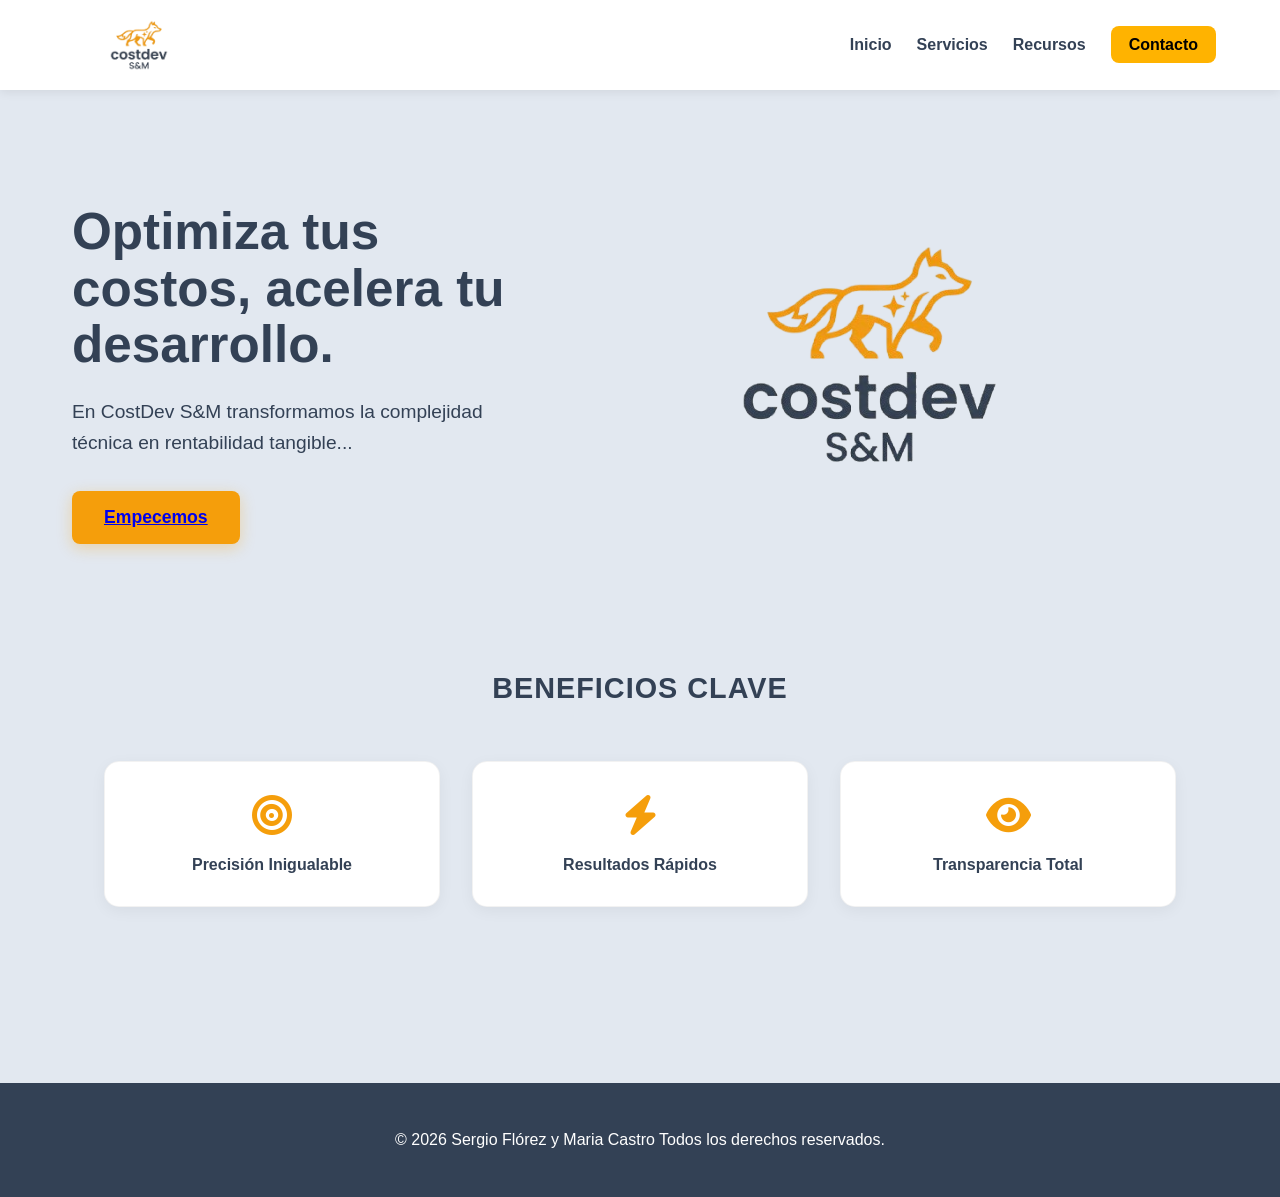
<file: index.html>
<!DOCTYPE html>
<html lang="en">
<head>
    <meta charset="UTF-8">
    <meta name="viewport" content="width=device-width, initial-scale=1.0">
    <link rel="stylesheet" href="estilos/estilo.css">
    <link rel="stylesheet" href="estilos/footer.css">
    <link rel="stylesheet" href="estilos/header.css">
    <link rel="stylesheet" href="estilos/home-main.css">
    <link rel="stylesheet" href="estilos/reponsive-media/index-responsive.css">
    <link rel="stylesheet" href="https://cdnjs.cloudflare.com/ajax/libs/font-awesome/6.5.1/css/all.min.css">
    <title>Codedev S&M</title>
</head>
<body>
    <header class="header">
       <div class="logo">
        <img src="img/logo_page-removebg.png">
       </div>
      <div class="bar-icono">
          <input type="checkbox" id="menu-toggle">
          <label for="menu-toggle" class="hamburger-button"><i class="fa-solid fa-bars"></i></label>
                <nav class="menu-content">
                    <ul>
                    <li><a href="#">Inicio</a></li>
                    <li><a href="#">Servicios</a></li>
                    <li><a href="#">Recursos</a></li>
                    <li><a href="#">Contacto</a></li>
                    </ul>
                </nav>
      </div>
    <nav class="desktop-menu">
        <ul>
            <li><a href="#">Inicio</a></li>
            <li><a href="#">Servicios</a></li>
            <li><a href="#">Recursos</a></li>
            <li><a href="#" class="contact-btn">Contacto</a></li>
        </ul>
    </nav>
    </header>






<main class="main">
    <div class="container-flex">
    <div class="main-rigth">
         <div class="main-grid">
        <div class="principal">
            <h1 class="main-title">Optimiza tus costos, acelera tu desarrollo.</h1>
            <p class="main-description">En CostDev S&M transformamos la complejidad técnica en rentabilidad tangible...</p>
            <button class="btn-primary"><a href="platform.html">Empecemos</a></button>
        </div>
        <div class="imagen">
            <img src="img/logo_page-removebg.png" alt="">
        </div>
        </div>
    </div>
    </div>

    <div class="main-left">
    <h2 class="benefits-title">Beneficios Clave</h2>
    <div class="cards-container">
        <div class="card">
            <div class="card-icon"><i class="fa-solid fa-bullseye"></i></div>
            <p>Precisión Inigualable</p>
        </div>

        <div class="card">
            <div class="card-icon"><i class="fa-solid fa-bolt"></i></div>
            <p>Resultados Rápidos</p>
        </div>

        <div class="card">
            <div class="card-icon"><i class="fa-solid fa-eye"></i></div>
            <p>Transparencia Total</p>
        </div>
    </div>

    </div>
</main>








    <footer class="footer">
     <div class="copyright">
           <p>© 2026 Sergio Flórez y Maria Castro Todos los derechos reservados.</p>
     </div>
     <div class="nav-footer">
                <nav class="menu-content-footer">
                    <ul>
                    <li><a href="#">Inicio</a></li>
                    <li><a href="#">Servicios</a></li>
                    <li><a href="#">Recursos</a></li>
                    <li><a href="#">Contacto</a></li>
                    </ul>
                </nav>
     </div>
    </footer>

</div>

    
</body>
</html>
</file>
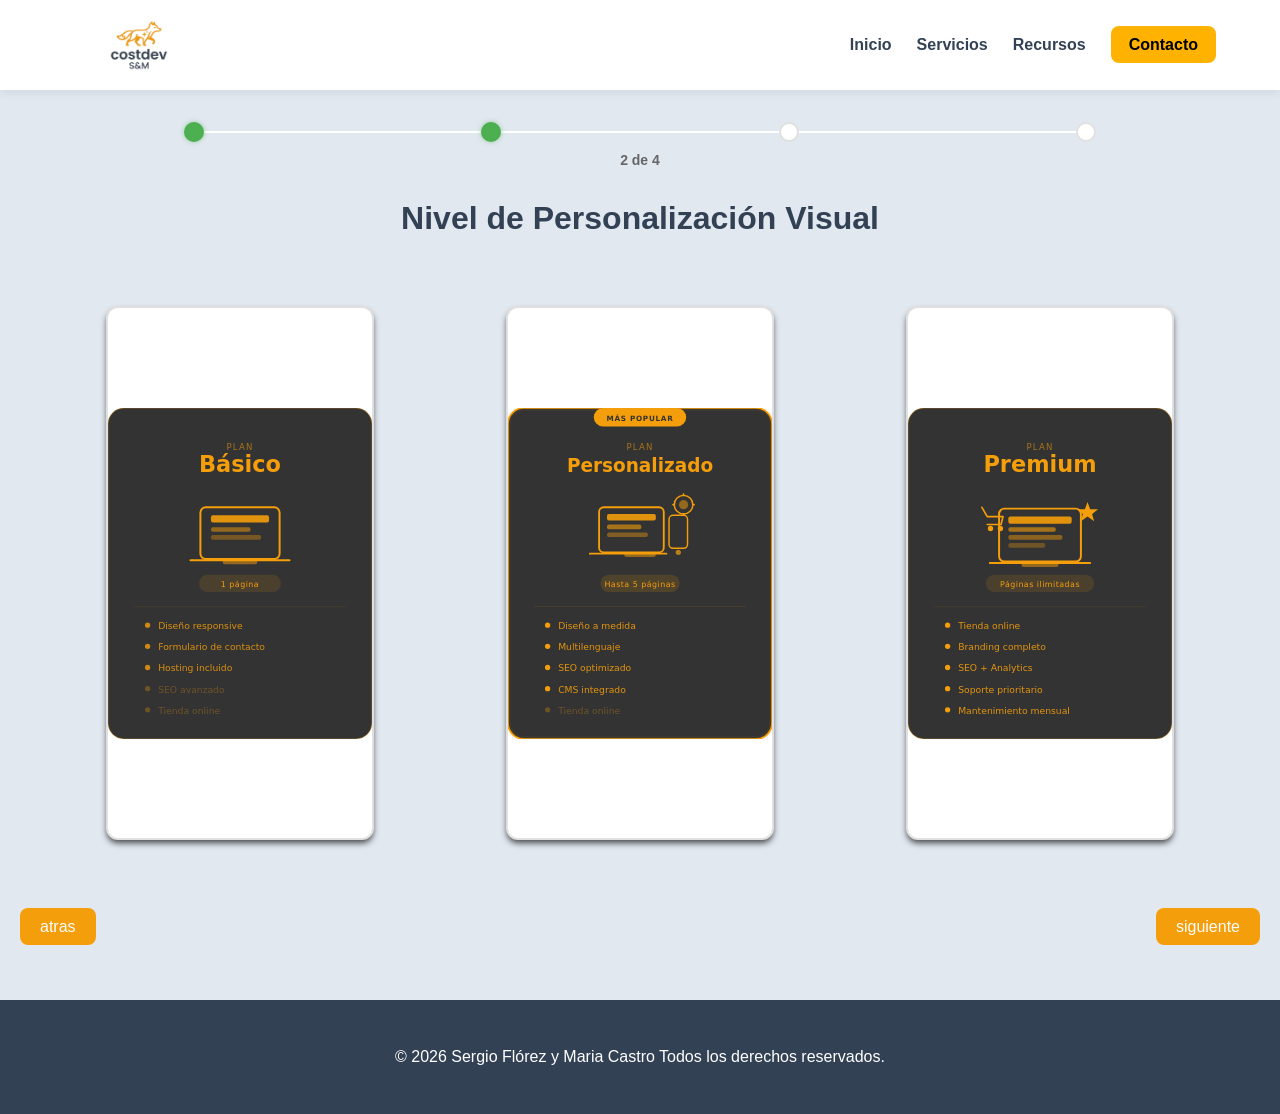
<file: design.html>
<!DOCTYPE html>
<html lang="en">
<head>
    <meta charset="UTF-8">
    <meta name="viewport" content="width=device-width, initial-scale=1.0">
    <link rel="stylesheet" href="estilos/estilo.css">
    <link rel="stylesheet" href="estilos/footer.css">
    <link rel="stylesheet" href="estilos/header.css">
    <link rel="stylesheet" href="estilos/barra-progress.css">
    <link rel="stylesheet" href="estilos/navigation-buttons.css">
    <link rel="stylesheet" href="estilos/design-main.css">
    <link rel="stylesheet" href="estilos/reponsive-media/design-responsive.css">
    <link rel="stylesheet" href="https://cdnjs.cloudflare.com/ajax/libs/font-awesome/6.5.1/css/all.min.css">
    <title>Codedev S&M</title>
</head>
<body>
    <header class="header">
       <div class="logo">
        <img src="img/logo_page-removebg.png">
       </div>
      <div class="bar-icono">
          <input type="checkbox" id="menu-toggle">
          <label for="menu-toggle" class="hamburger-button"><i class="fa-solid fa-bars"></i></label>
                <nav class="menu-content">
                    <ul>
                    <li><a href="#">Inicio</a></li>
                    <li><a href="#">Servicios</a></li>
                    <li><a href="#">Recursos</a></li>
                    <li><a href="#">Contacto</a></li>
                    </ul>
                </nav>
      </div>
          <nav class="desktop-menu">
        <ul>
            <li><a href="#">Inicio</a></li>
            <li><a href="#">Servicios</a></li>
            <li><a href="#">Recursos</a></li>
            <li><a href="#" class="contact-btn">Contacto</a></li>
        </ul>
    </nav>
    </header>

    <main class="main">
<div class="progress-container">
    <div class="circles-row">
        <div class="circle active"></div>
        <div class="circle active"></div>
        <div class="circle"></div>
        <div class="circle"></div>     
</div>
    <p class="progress-text">2 de 4</p>
</div>


        <center><h1 class="tittle-design">Nivel de Personalización Visual</h1></center>
        <div class="conteiner-flex"> 
            <section class="design">
                <!-- Opción 1: Básico -->
                <div class="grid-design">
                    <input type="radio" id="design-basico" name="diseno_seleccionado" value="basico" class="radio-oculto-design">
                    <label for="design-basico" class="carddesign">
                        <div class="badge-check-design">
                            <svg viewBox="0 0 24 24" width="16" height="16"><path fill="none" stroke="currentColor" stroke-width="3" d="M5 13l4 4L19 7"/></svg>
                        </div>
                        <img src="./img/logo_basico_amber_v2.svg" alt="imagen de basico design">
                    </label>
                </div>
            
                <!-- Opción 2: Personalizado -->
                <div class="grid-design">
                    <input type="radio" id="design-personalizado" name="diseno_seleccionado" value="personalizado" class="radio-oculto-design">
                    <label for="design-personalizado" class="carddesign">
                        <div class="badge-check-design">
                            <svg viewBox="0 0 24 24" width="16" height="16"><path fill="none" stroke="currentColor" stroke-width="3" d="M5 13l4 4L19 7"/></svg>
                        </div>
                        <img src="./img/logo_personalizado_amber_v2.svg" alt="imagen de personalizado">
                    </label>
                </div>
            
                <!-- Opción 3: Premium -->
                <div class="grid-design">
                    <input type="radio" id="design-premium" name="diseno_seleccionado" value="premium" class="radio-oculto-design">
                    <label for="design-premium" class="carddesign">
                        <div class="badge-check-design">
                            <svg viewBox="0 0 24 24" width="16" height="16"><path fill="none" stroke="currentColor" stroke-width="3" d="M5 13l4 4L19 7"/></svg>
                        </div>
                        <img src="./img/logo_premium_amber_v2.svg" alt="imagen de premium">
                    </label>
                </div>
            </section>
    </div>



        <div class="navigation-buttons">
            <div class="atras">
                        <a href="platform.html">atras</a>
        
            </div>
            <div class="siguiente">
                    <a href="request.html">siguiente</a>
            </div>
            </div>
    </main>


    <footer class="footer">
     <div class="copyright">
           <p>© 2026 Sergio Flórez y Maria Castro Todos los derechos reservados.</p>
     </div>
     <div class="nav-footer">
                <nav class="menu-content-footer">
                    <ul>
                    <li><a href="#">Inicio</a></li>
                    <li><a href="#">Servicios</a></li>
                    <li><a href="#">Recursos</a></li>
                    <li><a href="#">Contacto</a></li>
                    </ul>
                </nav>
     </div>
    </footer>

</div>

    
</body>
</html>
</file>
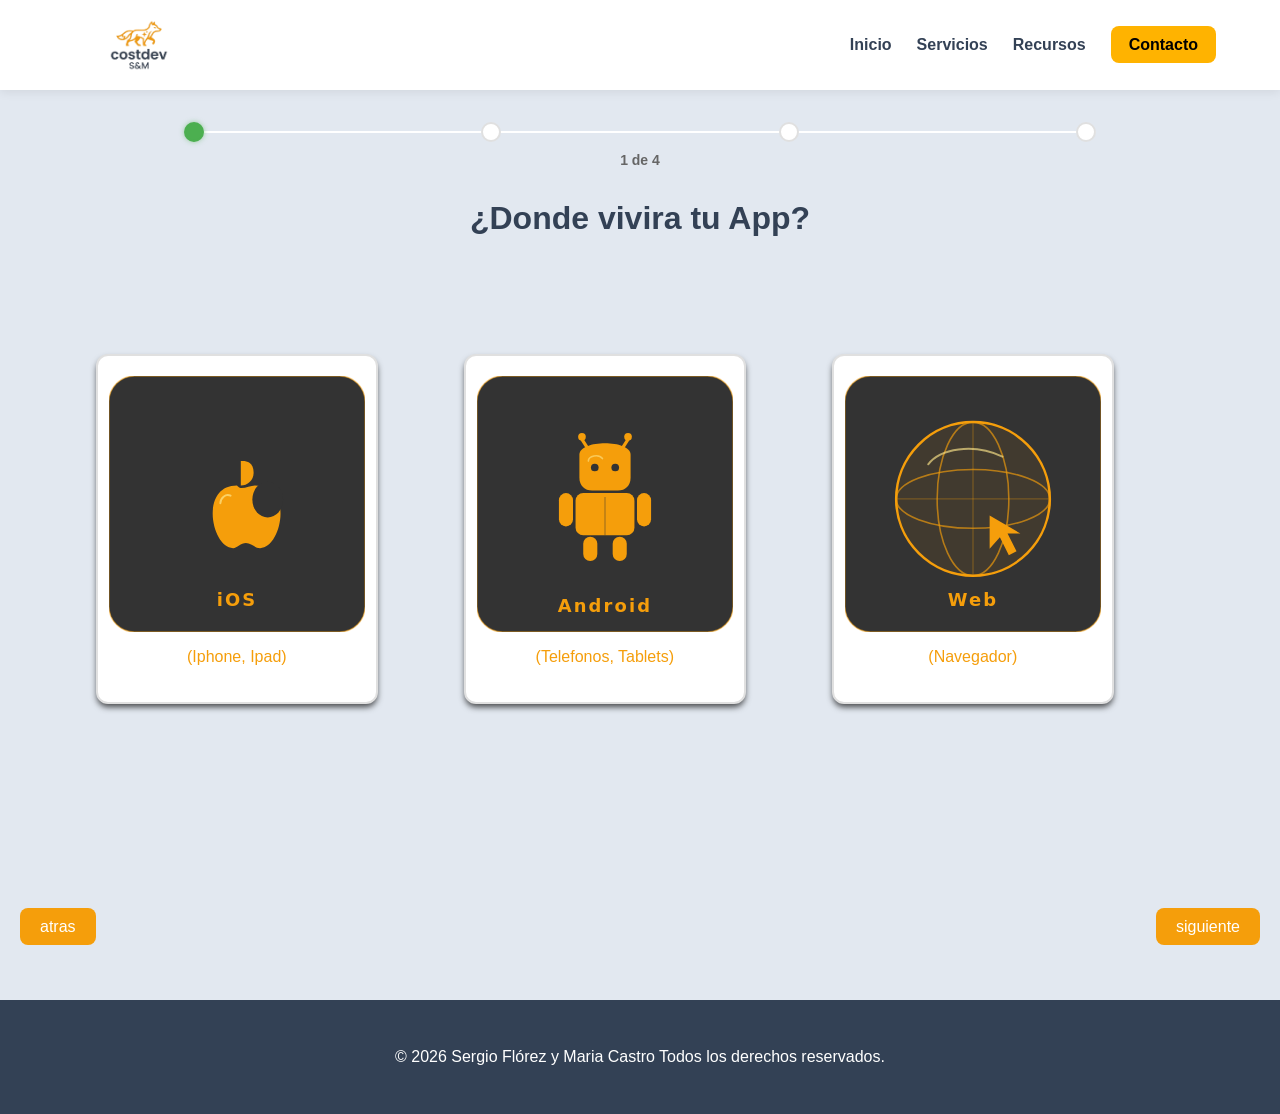
<file: platform.html>
<!DOCTYPE html>
<html lang="en">
<head>
    <meta charset="UTF-8">
    <meta name="viewport" content="width=device-width, initial-scale=1.0">
    <link rel="stylesheet" href="estilos/estilo.css">
    <link rel="stylesheet" href="estilos/footer.css">
    <link rel="stylesheet" href="estilos/header.css">
    <link rel="stylesheet" href="estilos/barra-progress.css">
    <link rel="stylesheet" href="estilos/navigation-buttons.css">
    <link rel="stylesheet" href="estilos/plataforma-main.css">
    <link rel="stylesheet" href="estilos/reponsive-media/plataforma-responsive.css">
    <link rel="stylesheet" href="https://cdnjs.cloudflare.com/ajax/libs/font-awesome/6.5.1/css/all.min.css">
    <title>Codedev S&M</title>
</head>
<body>
    <header class="header">
       <div class="logo">
        <img src="img/logo_page-removebg.png">
       </div>
      <div class="bar-icono">
          <input type="checkbox" id="menu-toggle">
          <label for="menu-toggle" class="hamburger-button"><i class="fa-solid fa-bars"></i></label>
                <nav class="menu-content">
                    <ul>
                    <li><a href="#">Inicio</a></li>
                    <li><a href="#">Servicios</a></li>
                    <li><a href="#">Recursos</a></li>
                    <li><a href="#">Contacto</a></li>
                    </ul>
                </nav>
      </div>
          <nav class="desktop-menu">
        <ul>
            <li><a href="#">Inicio</a></li>
            <li><a href="#">Servicios</a></li>
            <li><a href="#">Recursos</a></li>
            <li><a href="#" class="contact-btn">Contacto</a></li>
        </ul>
    </nav>
    </header>

    <main class="main">
<div class="progress-container">
    <div class="circles-row">
        <div class="circle active"></div>
        <div class="circle"></div>
        <div class="circle"></div>
        <div class="circle"></div>       
</div>
    <p class="progress-text">1 de 4</p>
</div>


        <center><h1 class="tittle-plataforma">¿Donde vivira tu App?</h1></center>
        <div class="conteiner-flex">
            <section class="plataforma">
                <!-- Opción 1: iOS -->
                <div class="grid-plataforma">
                    <input type="radio" id="plataforma-ios" name="plataforma_seleccionada" value="ios" class="radio-oculto">
                    <label for="plataforma-ios" class="cardplata">
                        <div class="badge-check">
                            <svg viewBox="0 0 24 24" width="16" height="16"><path fill="none" stroke="currentColor" stroke-width="3" d="M5 13l4 4L19 7"/></svg>
                        </div>
                        <img src="./img/logo_ios_amber_v2.svg" alt="imagen de ios">
                        <p>(Iphone, Ipad)</p>
                    </label>
                </div>
            
                <!-- Opción 2: Android -->
                <div class="grid-plataforma">
                    <input type="radio" id="plataforma-android" name="plataforma_seleccionada" value="android" class="radio-oculto">
                    <label for="plataforma-android" class="cardplata">
                        <div class="badge-check">
                            <svg viewBox="0 0 24 24" width="16" height="16"><path fill="none" stroke="currentColor" stroke-width="3" d="M5 13l4 4L19 7"/></svg>
                        </div>
                        <img src="./img/logo_android_amber_v2.svg" alt="imagen de android">
                        <p>(Telefonos, Tablets)</p>
                    </label>
                </div>
            
                <!-- Opción 3: Web -->
                <div class="grid-plataforma">
                    <input type="radio" id="plataforma-web" name="plataforma_seleccionada" value="web" class="radio-oculto">
                    <label for="plataforma-web" class="cardplata">
                        <div class="badge-check">
                            <svg viewBox="0 0 24 24" width="16" height="16"><path fill="none" stroke="currentColor" stroke-width="3" d="M5 13l4 4L19 7"/></svg>
                        </div>
                        <img src="./img/logo_web_amber_v2.svg" alt="imagen de web">
                        <p>(Navegador)</p>
                    </label>
                </div>
            </section>
        </div>

        <div class="navigation-buttons">
            <div class="atras">
                        <a href="index.html">atras</a>
        
            </div>
            <div class="siguiente">
                    <a href="design.html">siguiente</a>
            </div>
            </div>

    </main>


    <footer class="footer">
     <div class="copyright">
           <p>© 2026 Sergio Flórez y Maria Castro Todos los derechos reservados.</p>
     </div>
     <div class="nav-footer">
                <nav class="menu-content-footer">
                    <ul>
                    <li><a href="#">Inicio</a></li>
                    <li><a href="#">Servicios</a></li>
                    <li><a href="#">Recursos</a></li>
                    <li><a href="#">Contacto</a></li>
                    </ul>
                </nav>
     </div>
    </footer>

</div>

    
</body>
</html>
</file>
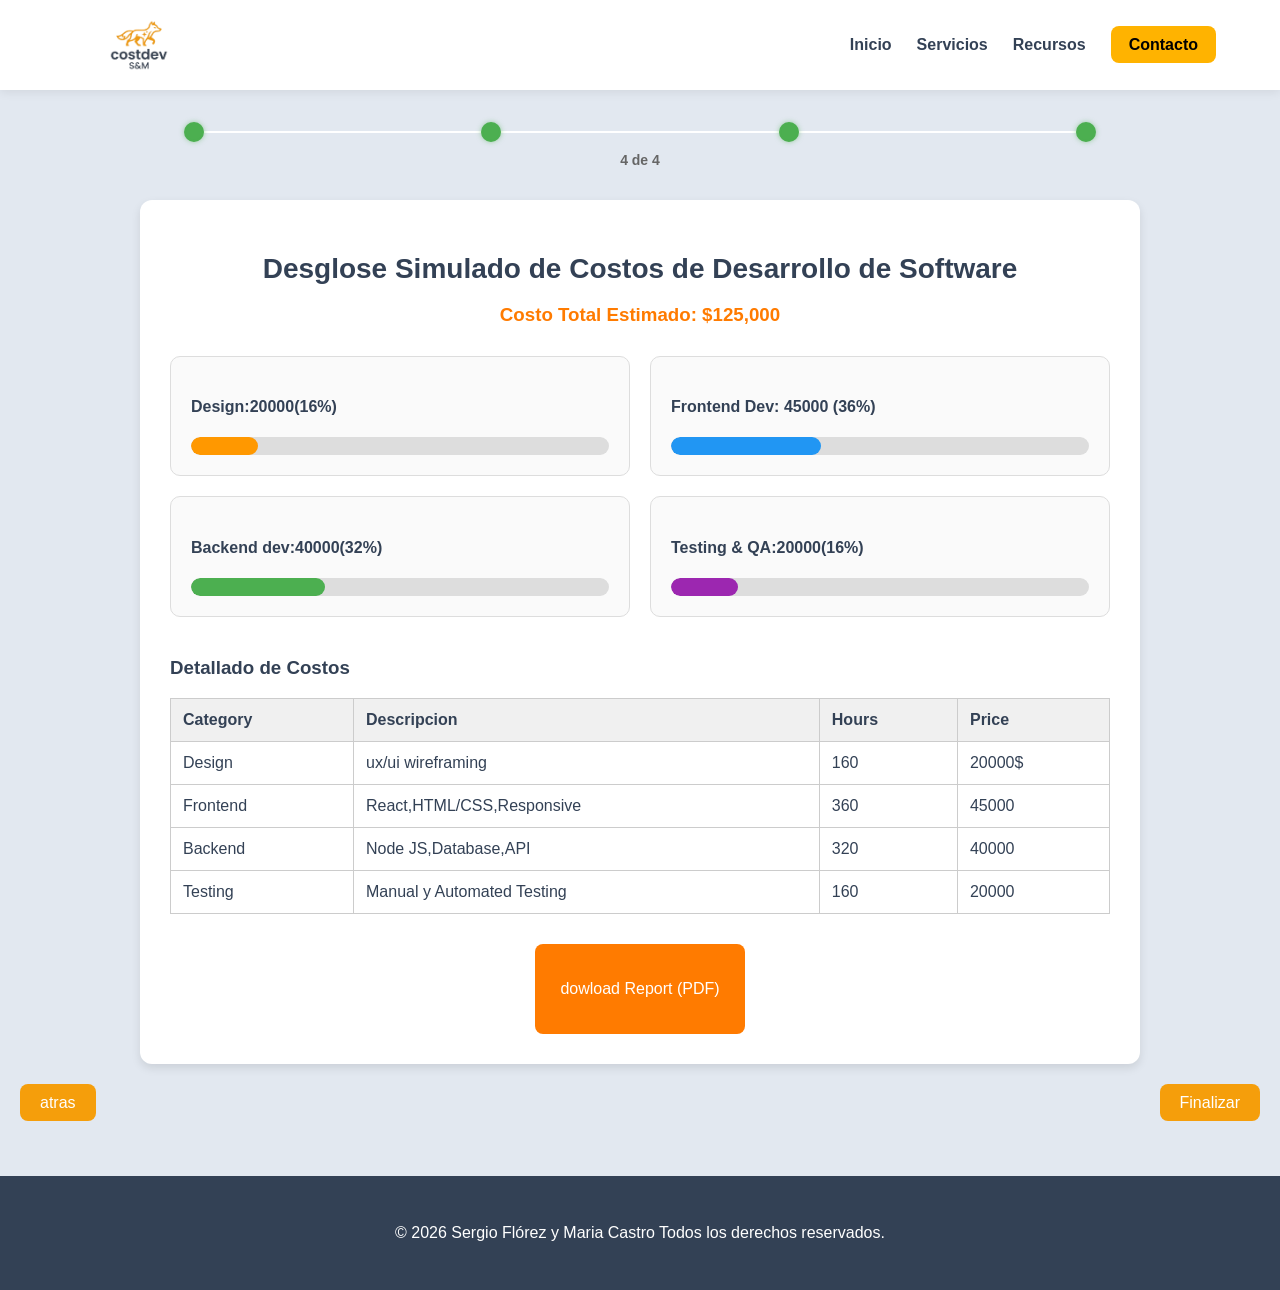
<file: pricing.html>
<!DOCTYPE html>
<html lang="en">
<head>
    <meta charset="UTF-8">
    <meta name="viewport" content="width=device-width, initial-scale=1.0">
    <link rel="stylesheet" href="estilos/estilo.css">
    <link rel="stylesheet" href="estilos/footer.css">
    <link rel="stylesheet" href="estilos/header.css">
    <link rel="stylesheet" href="estilos/barra-progress.css">
    <link rel="stylesheet" href="estilos/navigation-buttons.css">
       <link rel="stylesheet" href="estilos/pricing-main.css">
       <link rel="stylesheet" href="estilos/reponsive-media/pricing-responsive.css">

    
    <link rel="stylesheet" href="https://cdnjs.cloudflare.com/ajax/libs/font-awesome/6.5.1/css/all.min.css">
    <title>Codedev S&M</title>
</head>
<body>
    <header class="header">
       <div class="logo">
        <img src="img/logo_page-removebg.png">
       </div>
      <div class="bar-icono">
          <input type="checkbox" id="menu-toggle">
          <label for="menu-toggle" class="hamburger-button"><i class="fa-solid fa-bars"></i></label>
                <nav class="menu-content">
                    <ul>
                    <li><a href="#">Inicio</a></li>
                    <li><a href="#">Servicios</a></li>
                    <li><a href="#">Recursos</a></li>
                    <li><a href="#">Contacto</a></li>
                    </ul>
                </nav>
      </div>
          <nav class="desktop-menu">
        <ul>
            <li><a href="#">Inicio</a></li>
            <li><a href="#">Servicios</a></li>
            <li><a href="#">Recursos</a></li>
            <li><a href="#" class="contact-btn">Contacto</a></li>
        </ul>
    </nav>
    </header>
<main>
<div class="progress-container">
    <div class="circles-row">
        <div class="circle active"></div>
        <div class="circle active"></div>
        <div class="circle active"></div>
        <div class="circle active"></div>    
</div>
    <p class="progress-text">4 de 4</p>
</div>
<div class="container-flex">
    <section class="encabezados">
        <div class="title-first"><h2>Desglose Simulado de Costos de Desarrollo de Software</h2></div>
        <div class="tiltle-second"><h3>Costo Total Estimado: $125,000</h3></div>
    </section>
    <div class="container-card">
        <div class="card card-design">
        <div class="title-card"><h4>Design:20000(16%)</h4></div>
        <div class="progress-bar">
            <div class="bar-first">

            </div>
        </div>
        </div>

        <div class="card card-frontend">
        <div class="title-card"><h4>Frontend Dev: 45000 (36%)</h4></div>
        <div class="progress-bar">
            <div class="bar-first">

            </div>
        </div>
        
            
        </div>

        <div class="card card-back">
        <div class="title-card"><h4>Backend dev:40000(32%)</h4></div>
        <div class="progress-bar">
            <div class="bar-first">

            </div>
        </div>
        
            
        </div>

        <div class="card card-test">
        <div class="title-card"><h4>Testing & QA:20000(16%)</h4></div>
        <div class="progress-bar">
            <div class="bar-first">

            </div>
        </div>
        
            
        </div>
    </div>
    <div class="title-details"><h3>Detallado de Costos</h3></div>
    <div class="container-table">
    <table border="1">
    <tr>
        <th>Category</th>
        <th>Descripcion</th>
        <th>Hours</th>
        <th>Price</th>
    </tr>

    <tr>
        <td>Design</td>
        <td>ux/ui wireframing</td>
        <td>160</td>
        <td>20000$</td>
    </tr>

    <tr>
        <td>Frontend</td>
        <td>React,HTML/CSS,Responsive</td>
        <td>360</td>
        <td>45000</td>
    </tr>

    <tr>
        <td>Backend</td>
        <td>Node JS,Database,API</td>
        <td>320</td>
        <td>40000</td>
    </tr>

    <tr>
        <td>Testing</td>
        <td>Manual y Automated Testing</td>
        <td>160</td>
        <td>20000</td>
     </tr>
</table>

    </div>
    <div class="container-report">
        <div class="button report">
            <div class="icono"><i></i></div>
            <div class="down"><h4>dowload Report (PDF)</h4></div>
        </div>
    </div>


</div>

    <div class="navigation-buttons">
    <div class="atras">
                <a href="request.html">atras</a>

    </div>
    <div class="siguiente">
            <a href="index.html">Finalizar</a>
    </div>
    </div>

</main>


    <footer class="footer">
     <div class="copyright">
           <p>© 2026 Sergio Flórez y Maria Castro Todos los derechos reservados.</p>
     </div>
     <div class="nav-footer">
                <nav class="menu-content-footer">
                    <ul>
                    <li><a href="#">Inicio</a></li>
                    <li><a href="#">Servicios</a></li>
                    <li><a href="#">Recursos</a></li>
                    <li><a href="#">Contacto</a></li>
                    </ul>
                </nav>
     </div>
    </footer>

</div>

    
</body>
</html>
</file>
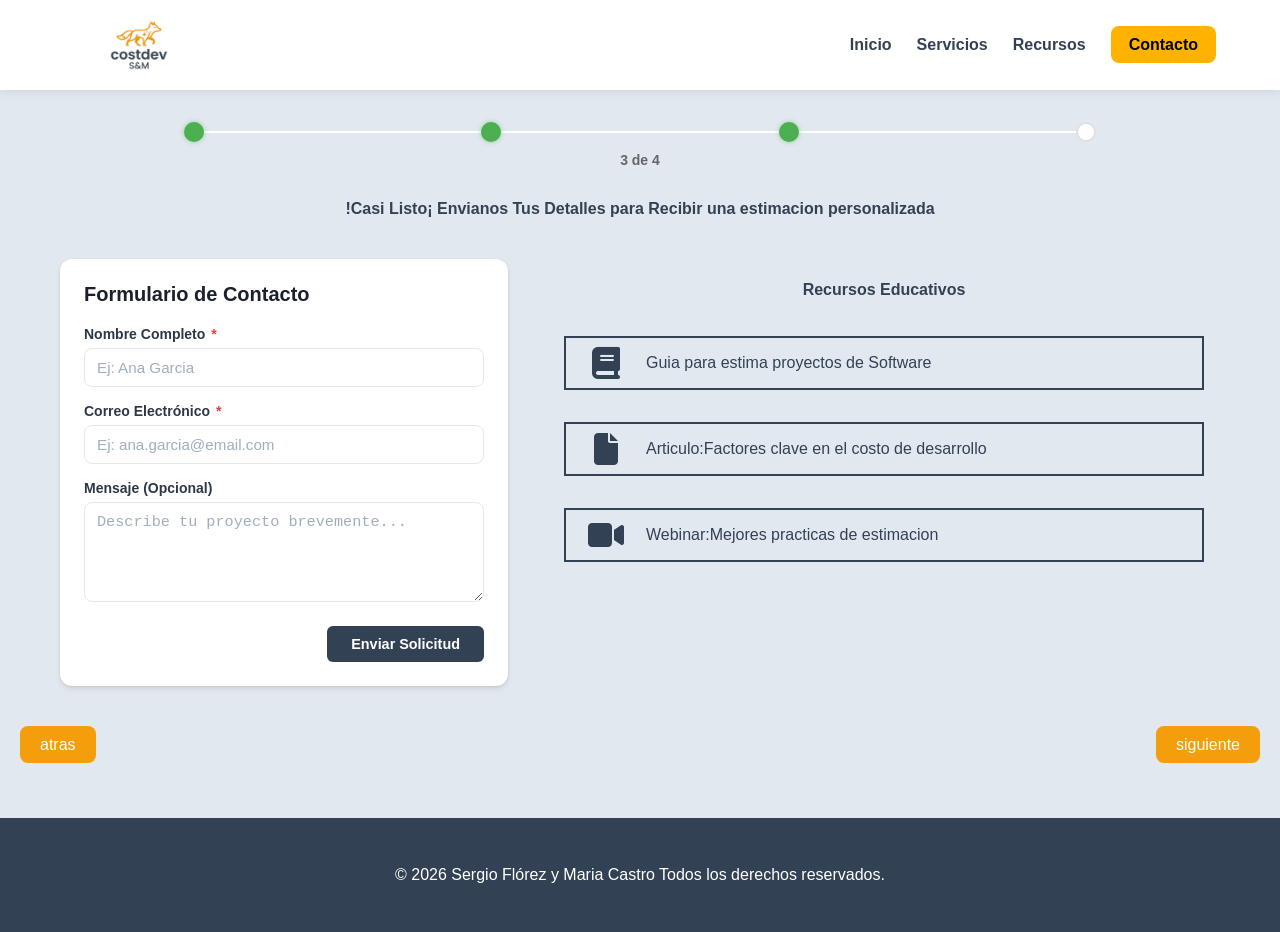
<file: request.html>
<!DOCTYPE html>
<html lang="en">
<head>
    <meta charset="UTF-8">
    <meta name="viewport" content="width=device-width, initial-scale=1.0">
    <link rel="stylesheet" href="estilos/estilo.css">
    <link rel="stylesheet" href="estilos/footer.css">
    <link rel="stylesheet" href="estilos/header.css">
    <link rel="stylesheet" href="estilos/barra-progress.css">
    <link rel="stylesheet" href="estilos/navigation-buttons.css">
    <link rel="stylesheet" href="estilos/request-main.css">
    <link rel="stylesheet" href="estilos/reponsive-media/request-responsive.css">
    <link rel="stylesheet" href="https://cdnjs.cloudflare.com/ajax/libs/font-awesome/6.5.1/css/all.min.css">
    <title>Codedev S&M</title>
</head>
<body>
    <header class="header">
       <div class="logo">
        <img src="img/logo_page-removebg.png">
       </div>
      <div class="bar-icono">
          <input type="checkbox" id="menu-toggle">
          <label for="menu-toggle" class="hamburger-button"><i class="fa-solid fa-bars"></i></label>
                <nav class="menu-content">
                    <ul>
                    <li><a href="#">Inicio</a></li>
                    <li><a href="#">Servicios</a></li>
                    <li><a href="#">Recursos</a></li>
                    <li><a href="#">Contacto</a></li>
                    </ul>
                </nav>
      </div>
          <nav class="desktop-menu">
        <ul>
            <li><a href="#">Inicio</a></li>
            <li><a href="#">Servicios</a></li>
            <li><a href="#">Recursos</a></li>
            <li><a href="#" class="contact-btn">Contacto</a></li>
        </ul>
    </nav>
    </header>

    <main class="main">
<div class="progress-container">
    <div class="circles-row">
        <div class="circle active"></div>
        <div class="circle active"></div>
        <div class="circle active"></div>
        <div class="circle"></div>        
</div>
    <p class="progress-text">3 de 4</p>
</div>


  <center><h4>!Casi Listo¡ Envianos Tus Detalles para Recibir una estimacion personalizada</h4></center> 

<div class="main-container">
<div class="form-card">
        <h2>Formulario de Contacto</h2>
        
        <form action="#" method="">
            <div class="form-group">
                <label for="nombre">Nombre Completo <span class="required">*</span></label>
                <input type="text" id="nombre" name="nombre" placeholder="Ej: Ana Garcia" required>
            </div>

            <div class="form-group">
                <label for="email">Correo Electrónico <span class="required">*</span></label>
                <input type="email" id="email" name="email" placeholder="Ej: ana.garcia@email.com" required>
            </div>


            <div class="form-group">
                <label for="mensaje">Mensaje (Opcional)</label>
                <textarea id="mensaje" name="mensaje" placeholder="Describe tu proyecto brevemente..."></textarea>
            </div>
            <div class="form-footer">
                <button type="submit">Enviar Solicitud</button>
            </div>
        </form>
    </div>
    <div class="recursos">
        <h4>Recursos Educativos</h4>
        <div class="card-recurso">
            <div class="icono"><i class="fa-solid fa-book"></i></div>
            <p>Guia para estima proyectos de Software</p>
        </div>

        <div class="card-recurso">
            <div class="icono"><i class="fa-solid fa-file"></i></div>
            <p>Articulo:Factores clave en el costo de desarrollo</p>
        </div>
        <div class="card-recurso">
            <div class="icono"><i class="fa-solid fa-video"></i></div>
            <p>Webinar:Mejores practicas de estimacion</p>
        </div>
    </div>

 </div>

    <div class="navigation-buttons">
    <div class="atras">
                <a href="design.html">atras</a>

    </div>
    <div class="siguiente">
            <a href="pricing.html">siguiente</a>
    </div>
    </div>

       

    

    </main>


    <footer class="footer">
     <div class="copyright">
           <p>© 2026 Sergio Flórez y Maria Castro Todos los derechos reservados.</p>
     </div>
     <div class="nav-footer">
                <nav class="menu-content-footer">
                    <ul>
                    <li><a href="#">Inicio</a></li>
                    <li><a href="#">Servicios</a></li>
                    <li><a href="#">Recursos</a></li>
                    <li><a href="#">Contacto</a></li>
                    </ul>
                </nav>
     </div>
    </footer>

</div>

    
</body>
</html>
</file>
<file: estilos/estilo.css>
:root {
    --primary-color: #F59E0B;   /* Ámbar Premium */
    --secondary-color: #F1F5FF; /* Niebla Digital */
    --background-color: #E2E8F0; /* Gris Claro */
    --text-color: #334155;      /* Azul Oscuro */
    --accent-color: #FFFFFF;    /* Blanco */
}

* {
    box-sizing: border-box;
}

body {
    margin: 0;
    padding: 0;
    font-family: 'Segoe UI', Tahoma, Geneva, Verdana, sans-serif;
    background-color: var(--background-color);
    color: var(--text-color);
}



.footer {
    padding: 2rem;
    text-align: center;
    background: var(--text-color);
    color: white;
    margin-top: 4rem;

}
.nav-footer {
    display: none;
}
</file>
<file: estilos/footer.css>
.footer {
    padding: 2rem;
    text-align: center;
    background: var(--text-color);
    color: white;
    margin-top: 4rem;

}
.nav-footer {
    display: none;
}
</file>
<file: estilos/header.css>
.header {
    display: grid;
    grid-template-columns: auto 1fr;
    align-items: center;
    padding: 0 5%;
    height: 10vh;
    background-color: var(--accent-color);
    box-shadow: 0 2px 10px rgba(0,0,0,0.08);
    position: sticky;
    top: 0;
    z-index: 100;
}

.logo img {
    width: 150px;
    display: block;
}

.bar-icono {
    display: flex;
    justify-content: flex-end;
}

.hamburger-button {
    background: var(--text-color);
    color: white;
    padding: 10px 15px;
    border-radius: 5px;
    cursor: pointer;
    font-size: 1.5rem;
    transition: background 0.3s;
}

.hamburger-button:hover {
    background: var(--primary-color);
}

/* 3. Menú Lateral Oculto */
#menu-toggle { display: none; }

.menu-content {
    position: fixed;
    left: -250px; 
    top: 0;
    width: 250px;
    height: 100vh;
    background-color: var(--accent-color);
    box-shadow: 2px 0px 15px rgba(0,0,0,0.1);
    transition: left 0.3s ease;
    z-index: 99;
    padding-top: 12vh;
}


#menu-toggle:checked ~ .menu-content {
    left: 0;
}

.menu-content ul { list-style: none; padding: 0; margin: 0; }
.menu-content li a {
    display: block;
    padding: 20px;
    text-decoration: none;
    color: var(--text-color);
    border-bottom: 1px solid #eee;
    font-weight: 600;
}

.menu-content li a:hover {
    background-color: var(--secondary-color);
    color: var(--primary-color);
}

.desktop-menu{
    display:none;
}

.desktop-menu ul{
    display:flex;
    gap:25px;
    list-style:none;
}

.desktop-menu a{
    text-decoration:none;
    color:var(--text-color);
    font-weight:bold;
}


.contact-btn{
    background:#ffb300;
    color:black !important;
    padding:10px 18px;
    border-radius:8px;
    transition:0.3s;
}

.contact-btn:hover{
    background:#ffc933;
}

@media (min-width: 768px){

    .bar-icono{
        display:none;
    }


    .desktop-menu{
        display:flex;
        justify-self:end;
    }

}
</file>
<file: estilos/home-main.css>
.main {
    display: grid;
    grid-template-columns: repeat(auto-fit, minmax(300px, 1fr)); /* Responsivo */
    align-items: center;
    justify-content: center;
    max-width: 1200px;
    margin: 0 auto;
    padding: 5rem 2rem;
    gap: 3rem;
}

.main-title {
    font-size: 3rem;
    line-height: 1.1;
    color: var(--text-color);
    margin-bottom: 1.5rem;
}

.main-description {
    font-size: 1.2rem;
    margin-bottom: 2rem;
    line-height: 1.6;
}

.btn-primary {
    background-color: var(--primary-color);
    color: white;
    border: none;
    padding: 1rem 2rem;
    font-size: 1.1rem;
    font-weight: bold;
    border-radius: 8px;
    cursor: pointer;
    box-shadow: 0 4px 15px rgba(245, 158, 11, 0.3);
    transition: transform 0.2s, background 0.3s;
}

.btn-primary:hover {
    transform: translateY(-3px);
    background-color: #d98e0a;
}


.main-left {
    padding-top:50px;
    display: flex;
    flex-direction: column;
    align-items: center;
    gap: 2rem;
    padding: 2rem;
    background: transparent; 
}

.benefits-title {
    font-size: 1.8rem;
    color: var(--text-color);
    text-transform: uppercase;
    letter-spacing: 1px;
    font-weight: 800;
    margin-top: 2rem;
}


.cards-container {
    display: grid;
    grid-template-columns: repeat(auto-fit, minmax(150px, 1fr));
    gap: 1.5rem;
    width: 100%;
}


.card {
    background-color: var(--accent-color);
    padding: 2rem 1.5rem;
    border-radius: 15px;
    text-align: center;
    box-shadow: 0 4px 15px rgba(0, 0, 0, 0.05);
    transition: all 0.3s ease;
    border: 1px solid rgba(0,0,0,0.05);
    display: flex;
    flex-direction: column;
    align-items: center;
    justify-content: center;
}
.card:hover {
    transform: translateY(-10px);
    box-shadow: 0 12px 20px rgba(0, 0, 0, 0.1);
    border-color: var(--primary-color);
}


.card-icon {
    font-size: 2.5rem;
    color: var(--primary-color);
    margin-bottom: 1rem;
}

.card p {
    font-weight: 600;
    color: var(--text-color);
    margin: 0;
    font-size: 1rem;
    line-height: 1.2;
}

.imagen {
    display: none;
}

.container-flex{
    display: flex;
    justify-content: center;
    align-items: center;
    width: 100%;
}
</file>
<file: estilos/reponsive-media/index-responsive.css>
@media (min-width: 768px) {

    .main {
        display: flex;
        flex-direction: column;
        align-items: center;
        gap: 4rem;
        padding: 5rem 2rem;
    }

    .main-right {
        width: 10%;
        display: flex;
        justify-content: center;
        align-items: center;
        order: 1;
    }
    .main-grid {
        width: 100%;
        display: grid;
        grid-template-columns: auto 0.5fr;
    }
 


    .main-right img {
        width: 100%;
        max-width: 550px;
        height: auto;
        object-fit: contain;
    }
    .main-left {
        width: 100%;
        order: 2;
        display: flex;
        flex-direction: column;
        align-items: center;
        text-align: center;
    }

    .main-title {
        font-size: 3.2rem;
    }

    .main-description {
        max-width: 800px;
        font-size: 1.2rem;
    }

    .cards-container {
        display: grid;
        grid-template-columns: repeat(3, 1fr);
        gap: 2rem;
        width: 100%;
    }

    .imagen {
        display: block;
    }


}
</file>
<file: estilos/barra-progress.css>
.progress-container {
    display: flex;
    flex-direction: column;
    align-items: center;
    gap: 10px;
    font-family: sans-serif;
    margin: 2rem;
}

.circles-row {
    display: flex;
    justify-content: space-between;
    align-items: center;
    width: 75%;
    position: relative;
}
.circles-row::before {
    content: '';
    position: absolute;
    height: 2px;
    width: 100%;
    background-color: white;
    z-index: 0;
}

.circle {
    width: 20px;
    height: 20px;
    background-color: #fff;
    border: 2px solid #e0e0e0;
    border-radius: 50%;
    z-index: 1;
    transition: all 0.3s ease;
}


.circle.active {
    background-color: #4CAF50; /* Color verde */
    border-color: #4CAF50;
    box-shadow: 0 0 5px rgba(76, 175, 80, 0.5);
}

.progress-text {
    margin: 0;
    font-size: 14px;
    color: #666;
    font-weight: bold;
}
</file>
<file: estilos/navigation-buttons.css>
.navigation-buttons{
    display: flex;
    justify-content: space-between;
    align-items: center;
    margin-top: 30px;
    padding: 0 20px;
}



.navigation-buttons a{
    text-decoration: none;
    background-color:var(--primary-color);
    color: white;
    padding: 10px 20px;
    border-radius: 8px;
    font-family: Arial, sans-serif;
    transition: 0.3s;
}

.navigation-buttons a:hover{
    background-color:var(--primary-color);
    transform: translateY(-2px);
}
</file>
<file: estilos/design-main.css>
.design {
    display: grid;
    grid-template-columns: repeat(3,1fr);
    width: 100%;
    height: 70vh;
    gap: 1rem;
    padding: 3rem;
}


.carddesign {
    display: flex;
    flex-direction: column;
    align-items: center;
    justify-content: center;
    border: 2px solid #e0e0e0;
    border-radius: 12px;
    cursor: pointer;
    position: relative; 
    transition: all 0.3s ease;
    background-color: #fff;
    user-select: none;
    box-shadow: 0 4px 6px -1px rgba(0, 0, 0, 0.7);
    width: 70%;
    height: 100%;
    color: var(--text-main);
}

.carddesign:hover {
    transform: translateY(-4px);
    box-shadow: 0 10px 15px -3px rgba(240, 153, 13, 0.912);
    border-color: var(--accent-red);
}

.carddesign img {
width: 100%;
}
.radio-oculto-design {
    position: absolute;
    opacity: 0;
    width: 0;
    height: 0;
}




.carddesign:hover {
    border-color: #ffbf00; 
    transform: translateY(-2px);
}

.badge-check-design {
    position: absolute;
    top: -10px;
    right: -10px;
    background-color: #ffbf00;
    color: white;
    width: 24px;
    height: 24px;
    border-radius: 50%;
    display: flex;
    align-items: center;
    justify-content: center;
    opacity: 0;
    transform: scale(0);
    transition: all 0.2s ease;
    box-shadow: 0 2px 5px rgba(0,0,0,0.2);
}

.radio-oculto-design:checked + .carddesign {
    border-color: #ffbf00;
    background-color:#333333;; 
    box-shadow: 0 4px 12px rgba(255, 191, 0, 0.15);
}


.radio-oculto-design:checked + .carddesign .badge-check-design {
    opacity: 1;
    transform: scale(1);
}

.grid-design{
    display: flex;
    justify-content: center;
}
</file>
<file: estilos/reponsive-media/design-responsive.css>
@media (max-width: 724px) {
    .design{
        display: grid;
        grid-template-columns: auto;
        grid-template-rows: 1fr,1fr,1fr;
        padding: 3rem;
        height: 50vh;
        height: auto;
    }
    .conteiner-flex {
        display: flex;
        align-items: center;
        justify-content: center;
        
    }

}
</file>
<file: estilos/plataforma-main.css>
.plataforma {
    display: grid;
    grid-template-columns: repeat(3,1fr);
    width: 100%;
    height: 70vh;
    gap: 1rem;
    padding: 6rem;
}

.cardplata {
    display: flex;
    align-items: center;
    justify-content: center;
    flex-direction: column;

}

.cardplata img {
width: 16rem ;
}

.cardplata p {
color: #F59E0B;
}


.cardplata {
    background-color: #333333;
    border: 1px solid #F59E0B ;
    padding: 1.5rem;
    border-radius: 12px;
    box-shadow: 0 4px 6px -1px rgba(0, 0, 0, 0.7);
    width: 80%;
    transition: all 0.3s ease;
    color: var(--text-main);
}

.cardplata:hover {
    transform: translateY(-4px);
    box-shadow: 0 10px 15px -3px rgba(240, 153, 13, 0.912);
    border-color: var(--accent-red);
}


.radio-oculto {
    position: absolute;
    opacity: 0;
    width: 0;
    height: 0;
}


.cardplata {
    display: flex;
    flex-direction: column;
    align-items: center;
    justify-content: center;
    padding: 20px;
    border: 2px solid #e0e0e0;
    border-radius: 12px;
    cursor: pointer;
    position: relative; 
    transition: all 0.3s ease;
    background-color: #fff;
    user-select: none;
}


.cardplata:hover {
    border-color: #ffbf00; 
    transform: translateY(-2px);
}


.badge-check {
    position: absolute;
    top: -10px;
    right: -10px;
    background-color: #ffbf00; 
    color: white;
    width: 24px;
    height: 24px;
    border-radius: 50%;
    display: flex;
    align-items: center;
    justify-content: center;
    opacity: 0;
    transform: scale(0);
    transition: all 0.2s ease;
    box-shadow: 0 2px 5px rgba(0,0,0,0.2);
}


.radio-oculto:checked + .cardplata {
    border-color: #ffbf00; 
    background-color: #333333;
    box-shadow: 0 4px 12px rgba(255, 191, 0, 0.15);
}


.radio-oculto:checked + .cardplata .badge-check {
    opacity: 1;
    transform: scale(1);
}
</file>
<file: estilos/reponsive-media/plataforma-responsive.css>
@media (max-width: 724px) {
.plataforma{
    display: grid;
    grid-template-columns: auto;
    grid-template-rows: 1fr,1fr,1fr;
    padding: 3rem;
    height: auto;
}
.conteiner-flex {
    display: flex;
    align-items: center;
    justify-content: center;
    
}
}
</file>
<file: estilos/pricing-main.css>
.container-flex{
    max-width: 1000px;
    margin: auto;
    background-color: white;
    padding: 30px;
    border-radius: 12px;
    box-shadow: 0 4px 10px rgba(0,0,0,0.1);
}



.encabezados{
    text-align: center;
    margin-bottom: 30px;
}

.title-first h2{
    margin-bottom: 10px;
    font-size: 28px;
}

.tiltle-second h3{
    color: #ff7b00;
}



.container-card{
    display: flex;
    flex-direction: column;
    gap: 20px;
    margin-bottom: 40px;
}

.card{
    background-color: #fafafa;
    padding: 20px;
    border-radius: 10px;
    border: 1px solid #ddd;
}

.title-card{
    margin-bottom: 10px;
}



.progress-bar{
    width: 100%;
    height: 18px;
    background-color: #ddd;
    border-radius: 20px;
    overflow: hidden;
}

.bar-first{
    height: 100%;
    border-radius: 20px;
}



.card-design .bar-first{
    width: 16%;
    background-color: #ff9800;
}

.card-frontend .bar-first{
    width: 36%;
    background-color: #2196f3;
}

.card-back .bar-first{
    width: 32%;
    background-color: #4caf50;
}

.card-test .bar-first{
    width: 16%;
    background-color: #9c27b0;
}



.title-details{
    margin-bottom: 15px;
}

.container-table{
    overflow-x: auto;
    margin-bottom: 30px;
}

table{
    width: 100%;
    border-collapse: collapse;
    background-color: white;
}

th,
td{
    padding: 12px;
    text-align: left;
    border: 1px solid #ccc;
}

th{
    background-color: #f0f0f0;
}



.container-report{
    display: flex;
    justify-content: center;
}

.button{
    background-color: #ff7b00;
    color: white;
    padding: 15px 25px;
    border-radius: 8px;
    cursor: pointer;
    transition: 0.3s;
}

.button:hover{
    background-color: #e56d00;
}

.down h4{
    font-weight: normal;
}
</file>
<file: estilos/reponsive-media/pricing-responsive.css>
@media (min-width: 1024px) {

    .container-card {
        display: grid;
        grid-template-columns: repeat(2,1fr);
    }
}
</file>
<file: estilos/request-main.css>
.h-form {
    display: flex;
    width: 100%;
    align-items: center;
    justify-content: center;
    margin: 1rem;
}
.form-card {
            background: #ffffff;
            padding: 24px;
            border-radius: 12px;
            box-shadow: 0 4px 6px rgba(0, 0, 0, 0.05), 0 1px 3px rgba(0, 0, 0, 0.1);
            width: 100%;
            max-width: 500px;
        }

        h2 {
            margin-top: 0;
            margin-bottom: 20px;
            font-size: 1.25rem;
            color: #1a202c;
        }

       
        .form-group {
            margin-bottom: 16px;
        }

        label {
            display: block;
            font-size: 0.875rem;
            font-weight: 600;
            margin-bottom: 6px;
            color: #2d3748;
        }

        .required {
            color: #e53e3e;
            margin-left: 2px;
        }

        
        input[type="text"],
        input[type="email"],
        textarea {
            width: 100%;
            padding: 10px 12px;
            border: 1px solid #e2e8f0;
            border-radius: 8px;
            font-size: 0.95rem;
            color: #4a5568;
            box-sizing: border-box;
            transition: border-color 0.2s, box-shadow 0.2s;
        }

        input::placeholder, textarea::placeholder {
            color: #a0aec0;
        }

        input:focus, textarea:focus {
            outline: none;
            border-color: #3182ce;
            box-shadow: 0 0 0 3px rgba(66, 153, 225, 0.2);
        }

        textarea {
            resize: vertical;
            min-height: 100px;
        }

      
        .form-footer {
            display: flex;
            justify-content: flex-end;
            margin-top: 20px;
        }

        button {
            background-color:var(--text-color);
            color: white;
            padding: 10px 24px;
            border: none;
            border-radius: 6px;
            font-size: 0.9rem;
            font-weight: 600;
            cursor: pointer;
            transition: background-color 0.2s;
        }

        button:hover {
            background-color: var(--primary-color);
        }

        button:active {
            background-color:var(--text-color);
        }

.recursos {
    display: grid;
    grid-template-rows: repeat(3, 1fr);
    width: 100%;
}
.recursos h4 {
    display: flex;
    justify-content: center;
    align-items: center;
    width: 100%;
}

.card-recurso {
    background-color: transparent;
    border: 2px solid var(--text-color);
    margin: 1rem;
    display: grid;
    grid-template-columns: 80px 1fr; 
    align-items: center; 
}

.card-recurso i {
    font-size: 2rem;
    display: flex; 
    justify-content: center; 
    align-items: center;
    

    width: 100%; 
    height: 100%;
}
</file>
<file: estilos/reponsive-media/request-responsive.css>
@media (min-width: 1024px) {
    
    .main-container {
        display: grid;
        
        grid-template-columns: 0.8fr 1.2fr; 
        gap: 40px;
        max-width: 1200px;
        margin: 0 auto;
        padding: 20px;
        align-items: start;
    }

   
    .recursos {
        flex: 1;
        grid-template-rows: auto;
    }

    
    .h-form {
        flex: 1;
        margin: 0; 
        justify-content: flex-end; 
    }
    
    .form-card {
        margin-left: auto;
    }
}
</file>
